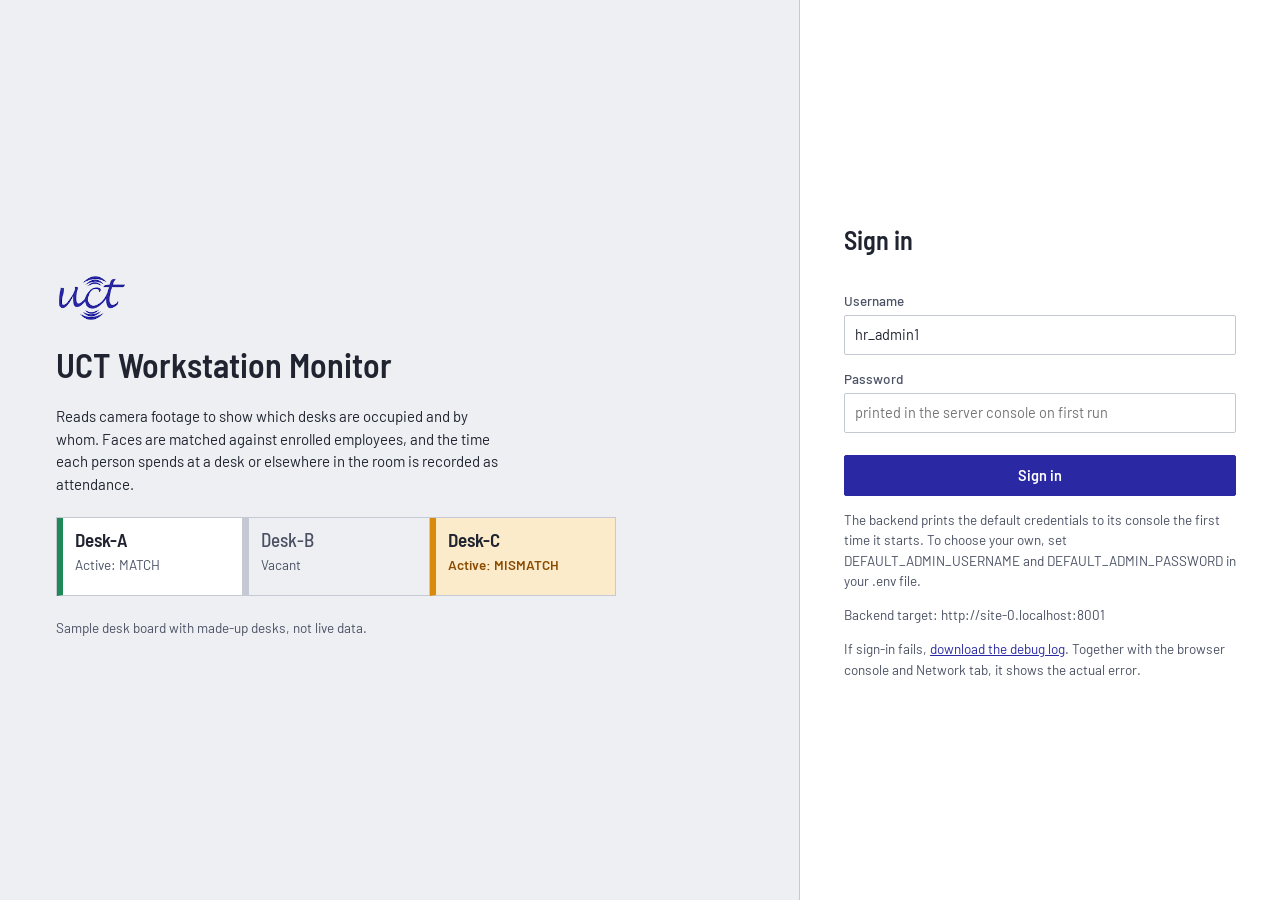
<file: frontend/index.html>
<!DOCTYPE html>
<html lang="en">
<head>
<meta charset="UTF-8">
<title>UCT Workstation Monitor</title>
</head>
<body>
<script>
  // Deliberately minimal and dependency-free: just picks the right first
  // destination synchronously and gets out of the way. It does NOT
  // validate the token against the backend -- dashboard.html does that
  // itself on load (see js/dashboard.page.js:restoreSession), so this
  // avoids a redundant network round trip on every visit.
  //
  // NOTE: this key must stay in sync with SESSION_TOKEN_KEY in
  // js/api.js. It's duplicated here (rather than loading api.js just for
  // one constant) to keep this redirect instant.
  var hasStoredToken = !!sessionStorage.getItem('uct_session_token_v1');
  window.location.replace(hasStoredToken ? 'dashboard.html' : 'login.html');
</script>
<noscript>JavaScript is required. Please <a href="login.html">sign in</a>.</noscript>
</body>
</html>
</file>
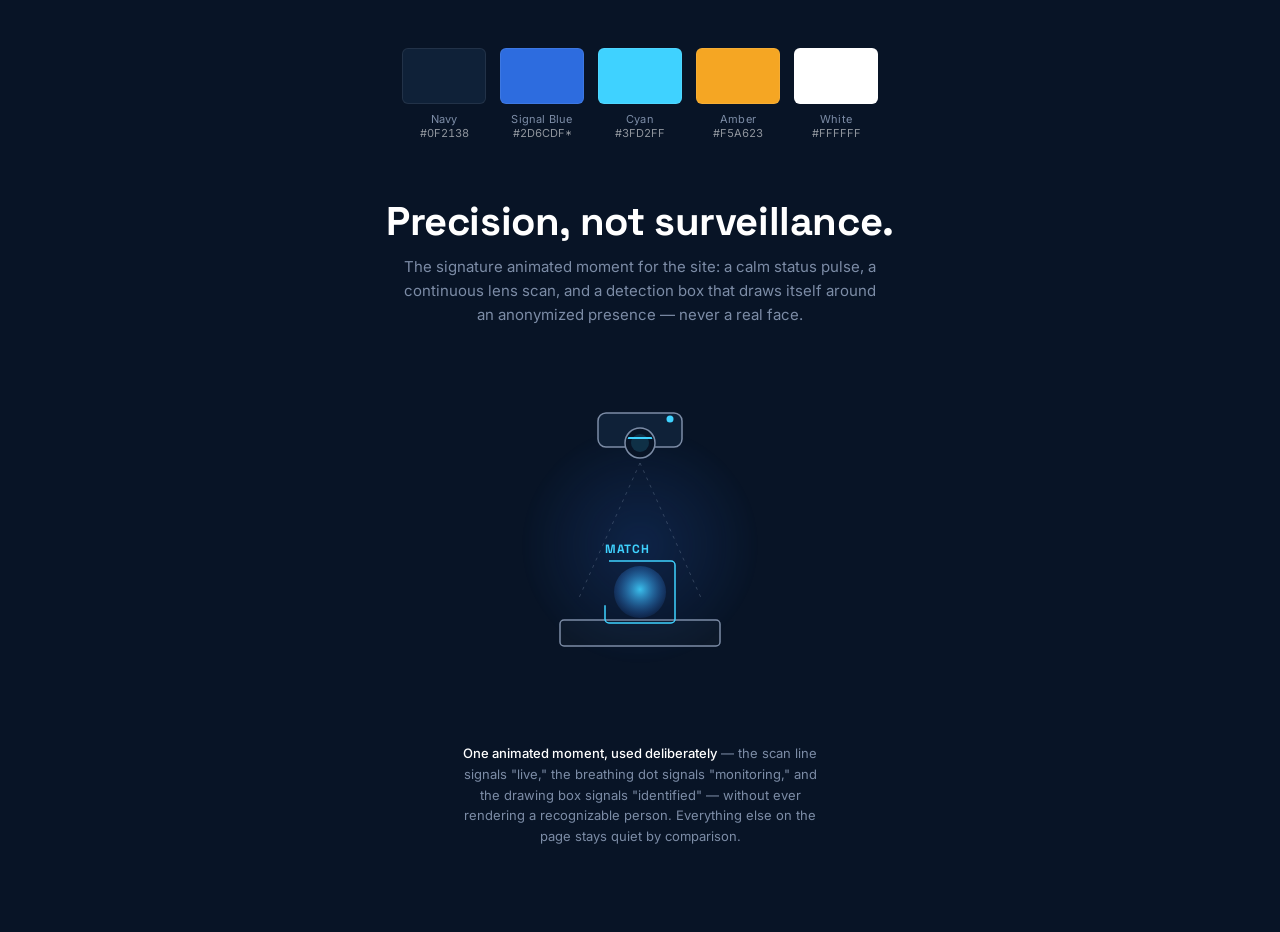
<file: docs/camera-demo.html>
<!DOCTYPE html>
<html lang="en">
<head>
<meta charset="UTF-8">
<title>Animated Camera Element — Color &amp; Motion Demo</title>
<link rel="preconnect" href="https://fonts.googleapis.com">
<link href="https://fonts.googleapis.com/css2?family=Space+Grotesk:wght@500;700&family=Inter:wght@400;500&display=swap" rel="stylesheet">
<style>
  :root{
    --navy: #0F2138;
    --navy-deep: #081426;
    --blue: #2D6CDF;
    --cyan: #3FD2FF;
    --amber: #F5A623;
    --white: #FFFFFF;
    --slate: #7C8CA6;
  }
  *{ box-sizing: border-box; }
  body{
    margin:0;
    background: var(--navy-deep);
    background-image:
      linear-gradient(var(--navy-deep), var(--navy-deep)),
      repeating-linear-gradient(0deg, rgba(63,210,255,0.035) 0px, rgba(63,210,255,0.035) 1px, transparent 1px, transparent 48px),
      repeating-linear-gradient(90deg, rgba(63,210,255,0.035) 0px, rgba(63,210,255,0.035) 1px, transparent 1px, transparent 48px);
    font-family: 'Inter', sans-serif;
    color: var(--white);
    min-height: 100vh;
    display:flex;
    flex-direction:column;
    align-items:center;
    padding: 48px 24px 72px;
  }

  .palette{
    display:flex;
    gap:14px;
    margin-bottom: 56px;
  }
  .swatch{
    width: 84px;
    text-align:center;
  }
  .swatch .chip{
    width: 84px;
    height: 56px;
    border-radius: 6px;
    border: 1px solid rgba(255,255,255,0.08);
  }
  .swatch .label{
    font-size: 11px;
    color: var(--slate);
    margin-top: 8px;
    letter-spacing: 0.02em;
  }
  .swatch .hex{
    font-size: 11px;
    color: rgba(255,255,255,0.55);
    font-variant-numeric: tabular-nums;
  }

  h1{
    font-family:'Space Grotesk', sans-serif;
    font-weight: 700;
    font-size: clamp(28px, 4vw, 40px);
    margin: 0 0 8px;
    text-align:center;
    letter-spacing: -0.01em;
  }
  p.sub{
    color: var(--slate);
    max-width: 480px;
    text-align:center;
    line-height:1.6;
    margin: 0 0 48px;
    font-size:15px;
  }

  .scene-wrap{
    position:relative;
    width: 320px;
    height: 340px;
    display:flex;
    align-items:center;
    justify-content:center;
  }

  .glow{
    position:absolute;
    width: 240px;
    height: 240px;
    border-radius:50%;
    background: radial-gradient(circle, rgba(45,108,223,0.18), transparent 70%);
    filter: blur(2px);
  }

  svg{ position:relative; z-index:1; overflow: visible; }

  /* --- camera body --- */
  .cam-body{ fill: var(--navy); stroke: var(--slate); stroke-width: 1.5; }
  .lens-outer{ fill: var(--navy-deep); stroke: var(--slate); stroke-width: 1.5; }
  .lens-inner{ fill: rgba(63,210,255,0.15); }

  .status-dot{
    fill: var(--cyan);
    animation: breathe 2.2s ease-in-out infinite;
    transform-origin: center;
  }
  @keyframes breathe{
    0%, 100% { opacity: 0.45; transform: scale(0.85); }
    50%      { opacity: 1;    transform: scale(1.15); }
  }

  /* --- lens scan line, continuous, independent of the detection cycle --- */
  .scan-clip{ }
  .scan-line{
    animation: scan 2.6s linear infinite;
  }
  @keyframes scan{
    0%   { transform: translateY(-16px); opacity: 0; }
    15%  { opacity: 0.9; }
    85%  { opacity: 0.9; }
    100% { transform: translateY(16px); opacity: 0; }
  }

  /* --- view cone --- */
  .cone{
    stroke: var(--slate);
    stroke-width: 1;
    stroke-dasharray: 3 5;
    fill: none;
    opacity: 0.35;
  }

  /* --- desk --- */
  .desk{
    fill: rgba(255,255,255,0.02);
    stroke: var(--slate);
    stroke-width: 1.5;
  }

  /* --- presence blob (anonymized, never a face) --- */
  .presence{
    fill: url(#presenceGradient);
    animation: presence-fade 6s ease-in-out infinite;
  }
  @keyframes presence-fade{
    0%, 100% { opacity: 0.55; }
    20%      { opacity: 0.85; }
    55%      { opacity: 0.85; }
    70%      { opacity: 0.55; }
  }

  /* --- bounding box detection cycle --- */
  .bbox{
    fill: none;
    stroke: var(--cyan);
    stroke-width: 1.5;
    stroke-dasharray: 210;
    animation: detect-cycle 6s ease-in-out infinite;
  }
  @keyframes detect-cycle{
    0%   { stroke-dashoffset: 210; opacity: 0; }
    10%  { opacity: 1; }
    28%  { stroke-dashoffset: 0;   opacity: 1; }
    62%  { stroke-dashoffset: 0;   opacity: 1; }
    78%  { opacity: 0; stroke-dashoffset: 0; }
    100% { opacity: 0; stroke-dashoffset: 210; }
  }

  .match-label{
    font-family: 'Space Grotesk', sans-serif;
    font-size: 12px;
    font-weight: 700;
    fill: var(--cyan);
    letter-spacing: 0.06em;
    animation: label-cycle 6s ease-in-out infinite;
  }
  @keyframes label-cycle{
    0%, 26%  { opacity: 0; transform: translateY(4px); }
    32%      { opacity: 1; transform: translateY(0); }
    62%      { opacity: 1; transform: translateY(0); }
    72%, 100%{ opacity: 0; transform: translateY(4px); }
  }

  .caption{
    margin-top: 28px;
    font-size: 13px;
    color: var(--slate);
    text-align:center;
    max-width: 360px;
    line-height: 1.6;
  }
  .caption strong{ color: var(--white); font-weight: 500; }
</style>
</head>
<body>

  <div class="palette">
    <div class="swatch"><div class="chip" style="background:#0F2138"></div><div class="label">Navy</div><div class="hex">#0F2138</div></div>
    <div class="swatch"><div class="chip" style="background:#2D6CDF"></div><div class="label">Signal Blue</div><div class="hex">#2D6CDF*</div></div>
    <div class="swatch"><div class="chip" style="background:#3FD2FF"></div><div class="label">Cyan</div><div class="hex">#3FD2FF</div></div>
    <div class="swatch"><div class="chip" style="background:#F5A623"></div><div class="label">Amber</div><div class="hex">#F5A623</div></div>
    <div class="swatch"><div class="chip" style="background:#FFFFFF"></div><div class="label">White</div><div class="hex">#FFFFFF</div></div>
  </div>

  <h1>Precision, not surveillance.</h1>
  <p class="sub">The signature animated moment for the site: a calm status pulse, a continuous lens scan, and a detection box that draws itself around an anonymized presence — never a real face.</p>

  <div class="scene-wrap">
    <div class="glow"></div>
    <svg width="300" height="320" viewBox="0 0 300 320">
      <defs>
        <radialGradient id="presenceGradient" cx="50%" cy="45%" r="60%">
          <stop offset="0%" stop-color="#3FD2FF" stop-opacity="0.9"/>
          <stop offset="100%" stop-color="#2D6CDF" stop-opacity="0.05"/>
        </radialGradient>
        <clipPath id="lensClip">
          <circle cx="150" cy="58" r="13"/>
        </clipPath>
      </defs>

      <!-- view cone -->
      <path class="cone" d="M150,78 L88,215 M150,78 L212,215"/>

      <!-- camera body -->
      <rect class="cam-body" x="108" y="28" width="84" height="34" rx="8"/>
      <circle class="lens-outer" cx="150" cy="58" r="15"/>
      <circle class="lens-inner" cx="150" cy="58" r="9"/>
      <circle class="status-dot" cx="180" cy="34" r="3.5"/>

      <g clip-path="url(#lensClip)">
        <rect class="scan-line" x="137" y="52" width="26" height="2" fill="#3FD2FF"/>
      </g>

      <!-- desk -->
      <rect class="desk" x="70" y="235" width="160" height="26" rx="4"/>

      <!-- anonymized presence -->
      <circle class="presence" cx="150" cy="207" r="26"/>

      <!-- detection bounding box -->
      <rect class="bbox" x="115" y="176" width="70" height="62" rx="4"/>
      <text class="match-label" x="115" y="168">MATCH</text>
    </svg>
  </div>

  <p class="caption">
    <strong>One animated moment, used deliberately</strong> — the scan line signals "live," the breathing dot signals "monitoring," and the drawing box signals "identified" — without ever rendering a recognizable person. Everything else on the page stays quiet by comparison.
  </p>

</body>
</html>
</file>
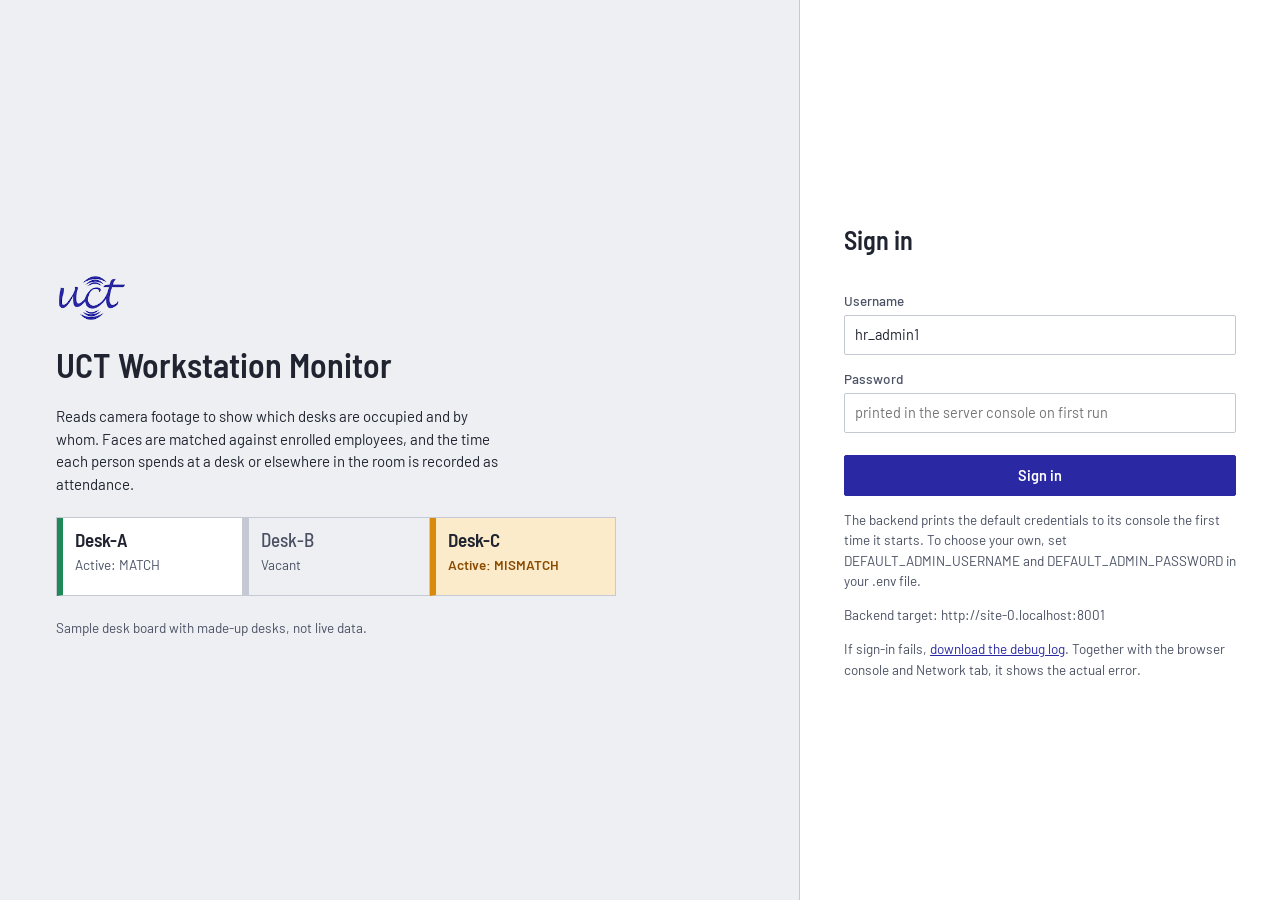
<file: frontend/dashboard.html>
<!DOCTYPE html>
<html lang="en">
<head>
<meta charset="UTF-8">
<meta name="viewport" content="width=device-width, initial-scale=1.0">
<meta name="robots" content="noindex">
<title>UCT Workstation Monitor</title>
<link rel="icon" href="assets/logo.png">
<link rel="preload" href="fonts/barlow-latin-400-normal.woff2" as="font" type="font/woff2" crossorigin>
<link rel="stylesheet" href="css/base.css">
<link rel="stylesheet" href="css/dashboard.css">
</head>
<body>

<header class="topbar">
  <img class="brand-logo" src="assets/logo.png" alt="UCT" onerror="this.style.display='none'">
  <h1>UCT Workstation Monitor</h1>
  <div class="org-field">
    <label for="globalOrgId">Org ID</label>
    <input id="globalOrgId" value="1" onchange="loadIdentityStatus(); loadWorkstations(); loadEmployees();">
  </div>
  <div class="session">
    <span id="whoAmI"></span>
    <span id="backendStatus" role="status">connecting…</span>
    <a href="#" onclick="downloadAppLog(); return false;">Download debug log</a>
  </div>
  <button class="secondary" onclick="logout()">Sign out</button>
</header>

<div class="shell">
<nav class="side" aria-label="Sections">
  <p class="nav-group">Monitor</p>
  <button class="active" data-tab="dashboard" aria-current="page" onclick="showTab('dashboard')">Dashboard</button>
  <button data-tab="attendance" onclick="showTab('attendance')">Attendance</button>
  <p class="nav-group">Set up</p>
  <button data-tab="workstations" onclick="showTab('workstations')">Workstations</button>
  <button data-tab="employees" onclick="showTab('employees'); loadDeclaredDistances();">Employees</button>
  <p class="nav-group">Try it on footage</p>
  <button data-tab="livestream" onclick="showTab('livestream')">Live Stream</button>
  <button data-tab="videoanalysis" onclick="showTab('videoanalysis'); loadAnalysisHistory();">Video Analysis</button>
  <button data-tab="detect" onclick="showTab('detect')">Try Detection</button>
</nav>

<main class="content">
  <!-- DASHBOARD -->
  <section id="tab-dashboard">
    <div class="card">
      <h2>Desk status</h2>
      <p class="hint">Every desk on this camera. MATCH means the person at the desk is the one assigned to it. MISMATCH means someone else is there. UNKNOWN means a face was seen but not matched with confidence. Vacant desks are shown recessed.</p>
      <div class="row narrow">
        <div><label for="dashCamId">Camera ID</label><input id="dashCamId" value="101" onchange="loadIdentityStatus()"></div>
      </div>
      <div id="statusMsg" aria-live="polite"></div>
      <div id="statusGrid" class="status-grid"></div>
      <button class="secondary" onclick="loadIdentityStatus()">Refresh</button>
    </div>
    <div class="card">
      <h2>Desk detail</h2>
      <table>
        <thead><tr><th>Workstation</th><th>Occupancy</th><th>Assigned</th><th>Detected</th><th>Status</th><th>Similarity</th></tr></thead>
        <tbody id="statusTable"></tbody>
      </table>
      <button class="secondary" onclick="loadIdentityStatus()">Refresh</button>
    </div>
  </section>

  <!-- WORKSTATIONS -->
  <section id="tab-workstations" style="display:none">
    <div class="card">
      <h2>Draw a workstation region</h2>
      <p class="hint">Upload a snapshot from the camera, then drag a rectangle over the desk. The region is saved as fractions of the frame (0 to 1), so it still fits if the camera resolution changes.</p>
      <input type="file" id="roiImageInput" accept="image/*" onchange="loadRoiImage(event)" aria-label="Camera snapshot">
      <canvas id="roiCanvas" width="640" height="400" aria-label="Camera snapshot. Drag to draw a desk region."></canvas>
      <div class="row">
        <div><label for="roiCamId">Camera ID</label><input id="roiCamId" value="101"></div>
        <div><label for="roiName">Workstation name</label><input id="roiName" placeholder="Desk-A"></div>
      </div>
      <div id="roiCoordsPreview" class="hint"></div>
      <button class="primary" onclick="saveWorkstation()">Save workstation</button>
      <div id="roiMsg" aria-live="polite"></div>
    </div>

    <div class="card">
      <h2>Saved workstations</h2>
      <table>
        <thead><tr><th>Name</th><th>Region (x1, y1, x2, y2)</th></tr></thead>
        <tbody id="workstationsTable"></tbody>
      </table>
      <button class="secondary" onclick="loadWorkstations()">Refresh</button>
    </div>

    <div class="card">
      <h2>Assign an employee to a workstation</h2>
      <div class="row">
        <div><label for="assignWsName">Workstation name</label><input id="assignWsName" placeholder="Desk-A"></div>
        <div><label for="assignEmpId">Employee ID</label><input id="assignEmpId" placeholder="EMP-1001"></div>
      </div>
      <button class="primary" onclick="assignEmployee()">Assign</button>
      <div id="assignMsg" aria-live="polite"></div>
    </div>
  </section>

  <!-- EMPLOYEES -->
  <section id="tab-employees" style="display:none">
    <div class="card">
      <h2>Enroll an employee</h2>
      <p class="hint">Submit one photo per view: front, left, right and top. Four submissions complete one employee's face gallery.</p>
      <div class="row">
        <div><label for="enrollId">Employee ID</label><input id="enrollId" placeholder="EMP-1001"></div>
        <div><label for="enrollName">Name</label><input id="enrollName" placeholder="Jane Doe"></div>
        <div><label for="enrollView">View</label>
          <select id="enrollView"><option>front</option><option>left</option><option>right</option><option>top</option></select>
        </div>
      </div>
      <label for="enrollPhoto">Photo</label>
      <input type="file" id="enrollPhoto" accept="image/*">
      <button class="primary" onclick="enrollEmployee()">Enroll this view</button>
      <div id="enrollMsg" aria-live="polite"></div>
    </div>

    <div class="card">
      <h2>Enroll from a dataset zip</h2>
      <p class="hint">Use this for photos taken at several distances, such as a calibration shoot. Upload one zip per employee. Every view at the closest distance is enrolled straight away, and the zip is kept so Train model can use all the distances.</p>
      <div id="zipDistancesWrap"></div>
      <div class="row">
        <div><label for="zipEmpId">Employee ID</label><input id="zipEmpId" placeholder="EMP-1001"></div>
        <div><label for="zipEmpName">Name</label><input id="zipEmpName" placeholder="Jane Doe"></div>
        <div><label for="zipEmpDept">Department</label><input id="zipEmpDept" placeholder="e.g. Engineering"></div>
      </div>
      <label for="zipEmpFile">Employee's zip file</label>
      <input type="file" id="zipEmpFile" accept=".zip">
      <p class="hint">Folder layout inside the zip. The folder name can be anything, because the employee is matched by the ID entered above.</p>
      <pre id="zipExample">your-upload.zip
└── &lt;any-folder-name&gt;/
    ├── depth_000.50m/
    │   ├── front.jpg
    │   ├── left.jpg
    │   ├── right.jpg
    │   └── top.jpg
    ├── depth_001m/
    │   └── ... same 4 files
    └── depth_002m/
        └── ... same 4 files</pre>
      <button class="primary" onclick="enrollEmployeeFromZip()">Enroll this employee</button>
      <div id="zipEnrollMsg" aria-live="polite"></div>
    </div>

    <div class="card">
      <h2>Enroll from a live RTSP camera</h2>
      <p class="hint">Enter the employee's details, connect to an RTSP camera (or a server-side video file path, for testing) to see it live on this page, then capture each view at each distance directly from the feed instead of uploading photos. Uses the same distance set as "Enroll from a dataset zip" above, and the same "Train model" button below picks these captures up too.</p>

      <div class="row">
        <div><label for="rtspEmpId">Employee ID</label><input id="rtspEmpId" placeholder="EMP-1001"></div>
        <div><label for="rtspEmpName">Name</label><input id="rtspEmpName" placeholder="Jane Doe"></div>
        <div><label for="rtspEmpDept">Department</label><input id="rtspEmpDept" placeholder="e.g. Engineering"></div>
      </div>

      <div class="row">
        <div><label for="rtspEnrollSource">RTSP URL (or server-side file path)</label><input id="rtspEnrollSource" placeholder="rtsp://user:pass@camera-host/stream"></div>
      </div>
      <button class="primary" id="rtspConnectBtn" onclick="connectRtspEnrollment()">Connect &amp; preview</button>
      <button class="secondary" id="rtspDisconnectBtn" onclick="disconnectRtspEnrollment()" style="display:none">Disconnect</button>
      <div id="rtspConnectMsg" aria-live="polite"></div>

      <div style="display:flex;gap:20px;flex-wrap:wrap;margin-top:10px">
        <!-- Left: stream + capture controls. Always visible, right below
             the form -- not gated behind a successful connect, so a
             failed/pending connection is obvious here instead of the page
             looking like nothing happened. -->
        <div style="flex:2;min-width:320px">
          <img id="rtspPreviewImg" class="live-preview" alt="">
          <div id="rtspPreviewMsg" class="hint">Not connected yet. Fill in the employee details and an RTSP URL above, then click "Connect &amp; preview".</div>

          <div id="rtspEnrollPanel" style="display:none">
            <div id="rtspDistancesWrap"></div>

            <div class="row">
              <div>
                <label for="rtspDistance">Step 1 — Distance</label>
                <select id="rtspDistance" onchange="_updateRtspInstruction()"></select>
              </div>
              <div>
                <label for="rtspView">Step 2 — View / pose</label>
                <select id="rtspView" onchange="_updateRtspInstruction()">
                  <option value="front">front — look straight at the camera</option>
                  <option value="left">left — turn to show the left side of the face</option>
                  <option value="right">right — turn to show the right side of the face</option>
                  <option value="top">top — tilt the chin down slightly</option>
                </select>
              </div>
            </div>

            <div class="notice" id="rtspCaptureInstruction">Choose a distance above to begin.</div>

            <label style="display:flex;align-items:center;gap:6px;font-weight:normal;margin:8px 0">
              <input type="checkbox" id="rtspForceNoFace"> Save this capture even if no face is detected in it
            </label>

            <button class="primary" onclick="startRtspCapture()">Capture this view &amp; distance</button>
            <div id="rtspCaptureMsg" aria-live="polite"></div>

            <!-- Every capture goes through this review step before it's
                 saved: freezes the current frame, pre-fills the crop box
                 from automatic detection when one was found (a default
                 centered box otherwise), and lets the admin drag/resize it
                 by hand -- so a bad auto-crop can be fixed, and a frame
                 automatic detection can't handle at all can still be
                 cropped manually, before anything is written to disk. -->
            <div id="rtspCropEditor" style="display:none;margin-top:10px">
              <p class="hint">Is this crop OK, or does it need adjusting? Drag inside the box to move it, or drag a corner to resize it, so it tightly frames the face. Then confirm.</p>
              <canvas id="rtspCropCanvas" style="max-width:100%;border:1px solid var(--rule);cursor:crosshair;touch-action:none"></canvas>
              <div style="margin-top:8px">
                <button class="primary" onclick="confirmManualCropRtsp()">✓ Looks good — save</button>
                <button class="secondary" onclick="cancelManualCropRtsp()">✕ Discard</button>
              </div>
            </div>
          </div>
        </div>

        <!-- Right: distance-wise gallery of what's been captured so far
             for the employee currently connected. -->
        <div style="flex:1;min-width:220px">
          <h3 style="margin-top:0">Captured photos</h3>
          <div id="rtspCapturedGallery" class="hint">Nothing captured yet.</div>
        </div>
      </div>
    </div>

    <div class="card">
      <h2>Train model</h2>
      <p class="hint">Fits the distance-matching curve (near_k and near_sigma0) from every employee enrolled by zip who has two or more distances. Safe to run again, for example after enrolling more people.</p>
      <button class="primary" onclick="runCalibrationAll()">Train model</button>
      <div id="trainMsg" aria-live="polite"></div>
    </div>

    <div class="card">
      <h2>Enrolled employees</h2>
      <table>
        <thead><tr><th>Employee ID</th><th>Name</th><th>Department</th><th>Active</th></tr></thead>
        <tbody id="employeesTable"></tbody>
      </table>
      <button class="secondary" onclick="loadEmployees()">Refresh</button>
    </div>

    <div class="card">
      <h2>Face recognition readiness check</h2>
      <p class="hint">Checks that every active employee has all four views enrolled with a working face embedding, and that every saved workstation has someone assigned. An unassigned workstation shows even a correct detection as MISMATCH.</p>
      <button class="primary" onclick="runReadinessCheck()">Run readiness check</button>
      <div id="readinessMsg" class="hint" aria-live="polite"></div>
      <div id="readinessResults" style="display:none">
        <h3>Employees</h3>
        <table>
          <thead><tr><th>Employee</th><th>Views enrolled</th><th>Missing</th><th>Null embedding</th><th>Ready</th></tr></thead>
          <tbody id="readinessEmployeesTable"></tbody>
        </table>
        <h3>Workstations</h3>
        <table>
          <thead><tr><th>Camera</th><th>Workstation</th><th>Assigned to</th></tr></thead>
          <tbody id="readinessWorkstationsTable"></tbody>
        </table>
      </div>
    </div>
  </section>

  <!-- TRY DETECTION -->
  <section id="tab-detect" style="display:none">
    <div class="card">
      <h2>Run detection on one photo</h2>
      <p class="hint">Uploads a still image, finds people with YOLO inside the saved region of the workstation you name, then tries to match the face against enrolled employees. It stands in for what a live camera frame would trigger.</p>
      <div class="row">
        <div><label for="detCamId">Camera ID</label><input id="detCamId" value="101"></div>
        <div><label for="detWsName">Workstation name</label><input id="detWsName" placeholder="Desk-A"></div>
      </div>
      <label for="detFrame">Photo</label>
      <input type="file" id="detFrame" accept="image/*">
      <button class="primary" onclick="runDetection()">Run detection</button>
      <div id="detResult" aria-live="polite"></div>
    </div>
  </section>

  <!-- LIVE STREAM -->
  <section id="tab-livestream" style="display:none">
    <div class="card">
      <h2>Start a stream</h2>
      <p class="hint">Point the server at an RTSP URL, or at a video file path on the server (not a file from this browser). Occupancy is checked on every frame. A face is identified when a desk goes from vacant to occupied, then again every 60 seconds, or every 5 seconds while the last result was UNKNOWN. To try it without a camera, use <code>../sample_data/demo-camera-feed.mp4</code>.</p>
      <div class="row">
        <div><label for="streamSource">Source (RTSP URL or server-side file path)</label><input id="streamSource" value="../sample_data/demo-camera-feed.mp4"></div>
      </div>
      <div class="row">
        <div><label for="streamCamId">Camera ID</label><input id="streamCamId" value="101"></div>
        <div><label for="streamMaxFrames">Max frames (blank = unlimited)</label><input id="streamMaxFrames" placeholder="e.g. 20"></div>
      </div>
      <button class="primary" onclick="startStream()">Start stream</button>
      <div id="streamMsg" aria-live="polite"></div>
    </div>

    <div class="card">
      <h2>Live preview</h2>
      <p class="hint">The camera frame with detection boxes and identity status drawn on it, updating while a stream runs.</p>
      <img id="livePreviewImg" class="live-preview" alt="">
      <div id="livePreviewMsg" class="hint">No frames yet. Start a stream above.</div>
    </div>

    <div class="card">
      <h2>Active streams</h2>
      <table>
        <thead><tr><th>Stream ID</th><th>Source</th><th>Alive</th><th>Frames processed</th><th>Opened OK</th><th></th></tr></thead>
        <tbody id="streamsTable"></tbody>
      </table>
      <button class="secondary" onclick="loadStreams()">Refresh</button>
    </div>
  </section>

  <!-- VIDEO ANALYSIS -->
  <section id="tab-videoanalysis" style="display:none">
    <div class="card">
      <h2>Upload a video for analysis</h2>
      <p class="hint">Runs a recorded video through the same detection pipeline as a live camera. Results are written to separate simulated attendance tables, so they never mix with real attendance.</p>
      <label for="videoFileInput">Video file</label>
      <input type="file" id="videoFileInput" accept="video/*" onchange="onVideoFileSelected(event)">
      <div id="hashCheckMsg" class="hint" aria-live="polite"></div>

      <div class="notice" id="duplicateFoundCard" style="display:none">
        <b>This video is already uploaded</b>
        <p class="hint">Matched by file content, not filename, so uploading it again would only use up storage.</p>
        <p id="duplicateFoundDetails"></p>
        <button class="primary" onclick="useExistingVideo()">Use this video</button>
        <button class="secondary" onclick="dismissDuplicateAndUploadAnyway()">Upload as new anyway</button>
      </div>

      <div class="progress-outer" id="uploadProgressWrap" style="display:none">
        <div class="progress-inner" id="uploadProgressBar"><span id="uploadProgressLabel">0%</span></div>
      </div>
      <div id="uploadMsg" aria-live="polite"></div>

      <div id="analysisDefaults" style="display:none">
        <p class="hint">Optional. Change these, or leave them blank and a demo workstation covering the whole frame is created for you.</p>
        <div class="row">
          <div><label for="vaOrgId">Org ID</label><input id="vaOrgId" placeholder="default: 1" oninput="previewVideoRoi()"></div>
          <div><label for="vaCamId">Camera ID</label><input id="vaCamId" placeholder="assigned per video" oninput="previewVideoRoi()"></div>
          <div><label for="vaUserId">User ID</label><input id="vaUserId" placeholder="default: 1"></div>
        </div>
        <div id="vaRoiPreview" class="hint"></div>
        <button class="primary" id="runAnalysisBtn" onclick="runAiAnalysis()" style="display:none">Run analysis</button>
      </div>
    </div>

    <div class="card" id="vaDownloadsCard" style="display:none">
      <h2>Diagnostics</h2>
      <p class="hint"><b>Run this first.</b> It samples frames across the whole video, runs detection on each, and reports what was found and how long a full annotated render will take on this server. It takes seconds.</p>
      <div class="row narrow">
        <div><label for="diagSamples">Samples</label><input id="diagSamples" value="8"></div>
      </div>
      <button class="secondary" onclick="runDiagnostics()">Run diagnostics</button>
      <div id="diagMsg" class="hint" aria-live="polite"></div>
      <div id="diagResults" style="display:none">
        <table>
          <tr><td>Frames sampled</td><td id="diagFramesSampled"></td></tr>
          <tr><td>Video</td><td id="diagVideoInfo"></td></tr>
          <tr><td>Frames with at least one person</td><td id="diagFramesWithPerson"></td></tr>
          <tr><td>Detection confidence (min / mean / max)</td><td id="diagConfidence"></td></tr>
          <tr><td>Occupancy hits by workstation</td><td id="diagOccupancy"></td></tr>
          <tr><td>Measured YOLO time per call (this server)</td><td id="diagYoloTime"></td></tr>
          <tr><td>Estimated full annotate time</td><td id="diagEstimate"></td></tr>
        </table>
      </div>

      <h2 style="margin-top:32px">Downloads</h2>

      <h3>Raw clip</h3>
      <p class="hint">The first N seconds of the uploaded file, with no detection. Fast, and useful for reviewing footage.</p>
      <div class="row narrow">
        <div><label for="clipSeconds">Seconds</label><input id="clipSeconds" value="300"></div>
      </div>
      <button class="secondary" onclick="downloadClip()">Download clip</button>
      <div id="clipMsg" class="hint" aria-live="polite"></div>

      <h3>Annotated video</h3>
      <p class="hint">Draws region boxes, detected people and occupancy and identity status onto the video. CPU inference is slow (see the estimate above), so the request stays open until it finishes. Keep this tab open while it runs.</p>
      <div class="row">
        <div><label for="annotateSeconds">Seconds to process (max 600)</label><input id="annotateSeconds" value="60"></div>
        <div><label for="annotateEveryN">Run detection every N frames</label><input id="annotateEveryN" value="3"></div>
      </div>
      <button class="secondary" onclick="downloadAnnotated()">Generate and download annotated video</button>
      <div id="annotateMsg" class="hint" aria-live="polite"></div>
    </div>

    <div class="card" id="analysisResultsCard" style="display:none">
      <h2>Live analysis results</h2>
      <div id="analysisStatusMsg" class="hint" aria-live="polite"></div>
      <img id="vaLivePreviewImg" class="live-preview" alt="">
      <div class="progress-outer" id="analysisProgressWrap">
        <div class="progress-inner" id="analysisProgressBar"><span id="analysisProgressLabel">0%</span></div>
      </div>
      <p class="hint">Showing the latest <span id="analysisEventCap">300</span> events. Older ones drop off this list but stay in the database.</p>
      <div class="event-log" id="analysisEventLog"></div>
    </div>

    <div class="card">
      <h2>Past analysis runs</h2>
      <p class="hint">Which video ran, when, and on which org and camera. View opens a completed run's results in Attendance, using the simulated data.</p>
      <div id="historyMsg" aria-live="polite"></div>
      <table>
        <thead><tr><th>Video</th><th>Org / Cam</th><th>Started</th><th>Status</th><th>Frames</th><th></th></tr></thead>
        <tbody id="historyTable"></tbody>
      </table>
      <button class="secondary" onclick="loadAnalysisHistory()">Refresh</button>
    </div>
  </section>

  <!-- ATTENDANCE -->
  <section id="tab-attendance" style="display:none">
    <div class="card">
      <h2>Who's here now</h2>
      <p class="hint">Everyone currently PRESENT or ON_BREAK on this org's live cameras. Video Analysis runs are never included.</p>
      <div id="liveNowMsg" aria-live="polite"></div>
      <div id="liveNowGrid" class="status-grid"></div>
      <button class="secondary" onclick="loadLiveNow()">Refresh</button>
    </div>

    <div class="card">
      <h2>Employee stats</h2>
      <div class="row">
        <div><label for="statsSource">Data source</label>
          <select id="statsSource" onchange="loadEmployeeStats()">
            <option value="real">Real (live)</option>
            <option value="simulated">Simulated (Video Analysis)</option>
          </select>
        </div>
        <div><label for="statsEmpId">Employee ID</label><input id="statsEmpId" placeholder="EMP-1001"></div>
        <div><label for="statsFrom">From date</label><input id="statsFrom" type="date"></div>
        <div><label for="statsTo">To date</label><input id="statsTo" type="date"></div>
      </div>
      <button class="primary" onclick="loadEmployeeStats()">Search</button>
      <div id="statsMsg" aria-live="polite"></div>
      <div id="statsSummary"></div>
      <table>
        <thead><tr><th>Date</th><th>Sign-in</th><th>Sign-out</th><th>Status</th><th>Hours present</th><th>Classification</th></tr></thead>
        <tbody id="statsReportTable"></tbody>
      </table>
      <p class="hint">Select a row to load that date's timeline below.</p>
    </div>

    <div class="card">
      <h2>Daily timeline</h2>
      <p class="hint">Time at a desk, time in the room away from a desk, and stretches with nothing recorded, for one date. The bar runs from the first to the last recorded segment of that day. Uses the data source chosen above.</p>
      <div class="row narrow">
        <div><label for="timelineDate">Date</label><input id="timelineDate" type="date"></div>
      </div>
      <button class="secondary" onclick="loadDailyTimeline()">Load timeline</button>
      <div id="timelineMsg" aria-live="polite"></div>
      <div id="timelineBar" class="timeline-bar" role="img" aria-label="Timeline of the selected day"></div>
      <div id="timelineLegend" class="timeline-legend"></div>
      <div id="utilizationStat"></div>
    </div>

    <div class="card">
      <h2>Record a detection by hand</h2>
      <p class="hint">The stream worker does this automatically whenever it confirms an employee on camera. This form lets you try sign-in and sign-out without a live pipeline.</p>
      <div class="row">
        <div><label for="attEmpId">Employee ID</label><input id="attEmpId" placeholder="EMP-1001"></div>
        <div><label for="attLocation">Location label</label><input id="attLocation" placeholder="Desk-A"></div>
      </div>
      <button class="primary" onclick="recordDetection()">Record detection now</button>
      <div id="attMsg" aria-live="polite"></div>
    </div>

    <div class="card">
      <h2>Today's status for one employee</h2>
      <div class="row narrow">
        <div><label for="attCheckEmpId">Employee ID</label><input id="attCheckEmpId" placeholder="EMP-1001"></div>
      </div>
      <button class="secondary" onclick="checkToday()">Check</button>
      <div id="attToday"></div>
    </div>
  </section>
</main>
</div>

<!-- ?v= busts browser caching of these files across edits -- without it,
     a browser can end up running an old cached .js file alongside a
     freshly-loaded dashboard.html, which throws confusing "Cannot set
     properties of null" errors when the two reference different element
     IDs. Bump this value whenever any of these files change. -->
<script src="js/log.js?v=20260930d"></script>
<script src="js/api.js?v=20260930d"></script>
<script src="js/tabs/dashboard.js?v=20260930d"></script>
<script src="js/tabs/workstations.js?v=20260930d"></script>
<script src="js/tabs/employees.js?v=20260930d"></script>
<script src="js/tabs/detect.js?v=20260930d"></script>
<script src="js/tabs/livestream.js?v=20260930d"></script>
<script src="js/tabs/videoanalysis.js?v=20260930d"></script>
<script src="js/tabs/attendance.js?v=20260930d"></script>
<script src="js/dashboard.page.js?v=20260930d"></script>
</body>
</html>
</file>
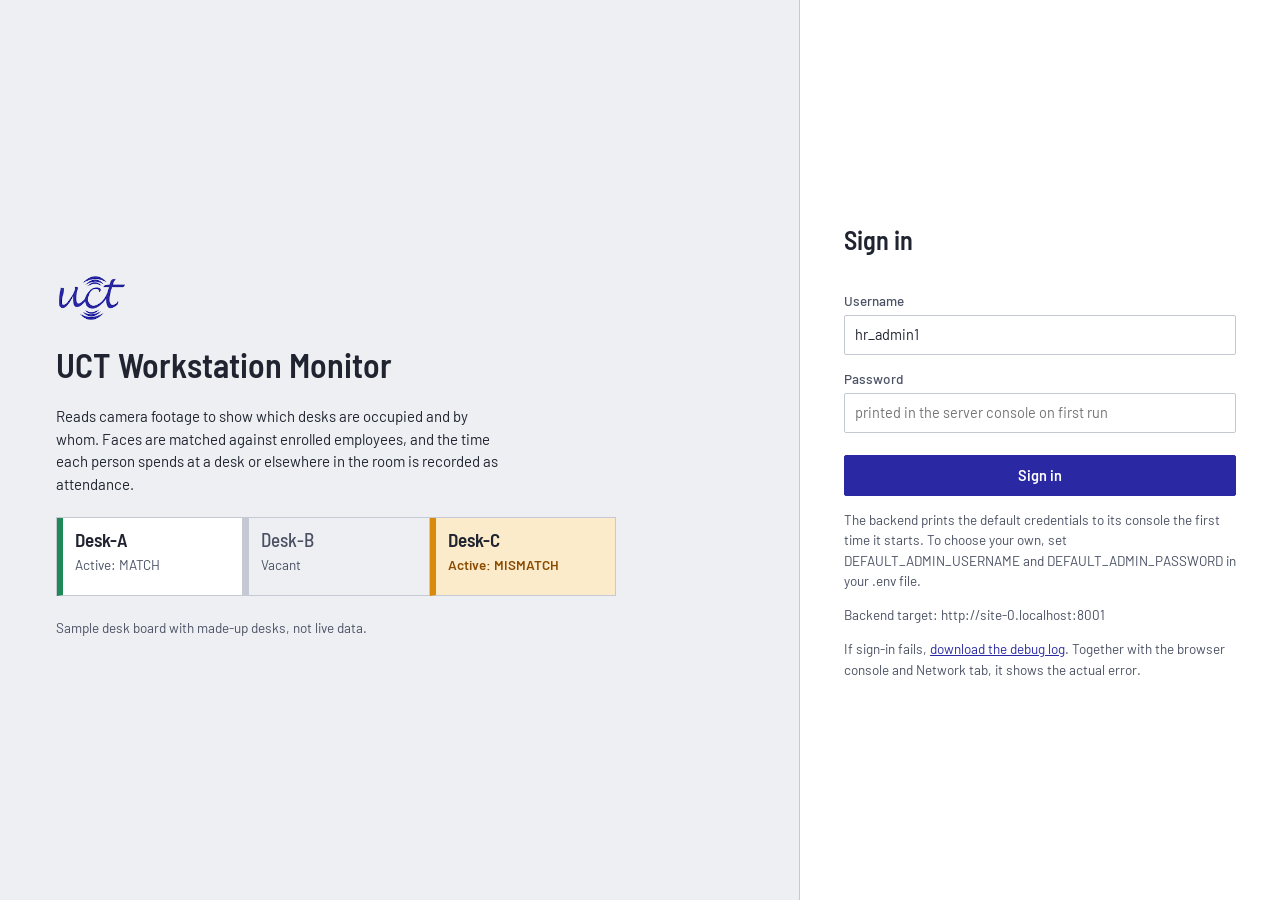
<file: frontend/login.html>
<!DOCTYPE html>
<html lang="en">
<head>
<meta charset="UTF-8">
<meta name="viewport" content="width=device-width, initial-scale=1.0">
<meta name="robots" content="noindex">
<title>Sign in - UCT Workstation Monitor</title>
<link rel="icon" href="assets/logo.png">
<link rel="preload" href="fonts/barlow-latin-400-normal.woff2" as="font" type="font/woff2" crossorigin>
<link rel="stylesheet" href="css/base.css">
<link rel="stylesheet" href="css/login.css">
</head>
<body>

<div id="loginScreen" class="login">
  <section class="login-intro" aria-labelledby="introTitle">
    <img src="assets/logo.png" alt="UCT" onerror="this.style.display='none'">
    <h1 id="introTitle">UCT Workstation Monitor</h1>
    <p>Reads camera footage to show which desks are occupied and by whom. Faces are matched against enrolled employees, and the time each person spends at a desk or elsewhere in the room is recorded as attendance.</p>
    <div class="status-grid" aria-label="Sample desk board">
      <div class="status-tile MATCH"><div class="tile-name">Desk-A</div><div class="tile-sub">Active: MATCH</div></div>
      <div class="status-tile VACANT"><div class="tile-name">Desk-B</div><div class="tile-sub">Vacant</div></div>
      <div class="status-tile MISMATCH"><div class="tile-name">Desk-C</div><div class="tile-sub">Active: MISMATCH</div></div>
    </div>
    <p class="sample-caption">Sample desk board with made-up desks, not live data.</p>
  </section>

  <section class="login-form" aria-labelledby="signInTitle">
    <h2 id="signInTitle">Sign in</h2>
    <div id="loginMsg" aria-live="polite"></div>
    <form onsubmit="doLogin(); return false;">
      <label for="loginUsername">Username</label>
      <input id="loginUsername" value="hr_admin1" autocomplete="username">
      <label for="loginPassword">Password</label>
      <input id="loginPassword" type="password" placeholder="printed in the server console on first run" autocomplete="current-password">
      <button class="primary" type="submit">Sign in</button>
    </form>
    <p class="hint">The backend prints the default credentials to its console the first time it starts. To choose your own, set DEFAULT_ADMIN_USERNAME and DEFAULT_ADMIN_PASSWORD in your .env file.</p>
    <p class="hint" id="loginApiTarget">Backend target: resolving…</p>
    <p class="hint">If sign-in fails, <a href="#" onclick="downloadAppLog(); return false;">download the debug log</a>. Together with the browser console and Network tab, it shows the actual error.</p>
  </section>
</div>

<script src="js/log.js"></script>
<script src="js/api.js"></script>
<script src="js/login.page.js"></script>
</body>
</html>
</file>
<file: frontend/css/base.css>
/* base.css -- design tokens and shared component styles.
   Loaded on every page (login.html and dashboard.html).

   Design direction: an occupancy board. The subject is desks, rooms and
   time, so the interface reads like a timetable: dense, left-aligned,
   ruled rows, and status shown by more than colour (each status has its
   own shape, see .badge below).

   Corner rule: panels, tables, the board and the preview are square.
   Controls (inputs, buttons, tags, messages) get a 2px radius, no more.
   Nothing here is pill-shaped. */

@font-face{ font-family:"Barlow"; font-weight:400; font-style:normal; font-display:swap;
  src:url("../fonts/barlow-latin-400-normal.woff2") format("woff2"); }
@font-face{ font-family:"Barlow"; font-weight:500; font-style:normal; font-display:swap;
  src:url("../fonts/barlow-latin-500-normal.woff2") format("woff2"); }
@font-face{ font-family:"Barlow"; font-weight:600; font-style:normal; font-display:swap;
  src:url("../fonts/barlow-latin-600-normal.woff2") format("woff2"); }
@font-face{ font-family:"Barlow"; font-weight:700; font-style:normal; font-display:swap;
  src:url("../fonts/barlow-latin-700-normal.woff2") format("woff2"); }
@font-face{ font-family:"Barlow Semi Condensed"; font-weight:500; font-style:normal; font-display:swap;
  src:url("../fonts/barlow-semi-condensed-latin-500-normal.woff2") format("woff2"); }
@font-face{ font-family:"Barlow Semi Condensed"; font-weight:600; font-style:normal; font-display:swap;
  src:url("../fonts/barlow-semi-condensed-latin-600-normal.woff2") format("woff2"); }
@font-face{ font-family:"Barlow Semi Condensed"; font-weight:700; font-style:normal; font-display:swap;
  src:url("../fonts/barlow-semi-condensed-latin-700-normal.woff2") format("woff2"); }

:root{
  /* Ink and paper */
  --ink:#1F2430;          /* body text */
  --ink-2:#4A5163;        /* secondary text, 7.6:1 on white */
  --ground:#EDEFF2;       /* page background, recessed areas */
  --surface:#FFFFFF;
  --rule:#C5C9D3;         /* borders and dividers */
  --rule-soft:#E2E5EB;    /* row separators inside tables */

  /* Brand: taken from the UCT logo. Used only for actions, the active
     section and the "at desk" colour on the timeline. */
  --brand:#2A29A3;
  --brand-strong:#1C1B7C;

  /* Status. Text colours are dark enough for 4.5:1 on their own tint. */
  --match:#17693F;   --match-bar:#1F8A55;   --match-bg:#E1F1E8;
  --mismatch:#8A4B00; --mismatch-bar:#D98A0B; --mismatch-bg:#FCEBCB;
  --unknown:#4A5163; --unknown-bar:#7B8296; --unknown-bg:#E6E8EE;
  --error:#A82219;   --error-bg:#FBE7E4;

  /* Timeline: time in the room but away from a desk */
  --room:#C58A1A;

  --font-body:"Barlow", "Segoe UI", system-ui, sans-serif;
  --font-board:"Barlow Semi Condensed", "Barlow", "Segoe UI", system-ui, sans-serif;

  /* "No data recorded" is drawn as hatching, not as an empty fill. */
  --hatch:repeating-linear-gradient(135deg, transparent 0 4px, var(--rule) 4px 5px);
}

*, *::before, *::after{ box-sizing:border-box; }
html{ -webkit-text-size-adjust:100%; }
body{
  margin:0; font-family:var(--font-body); font-size:15px; line-height:1.5;
  background:var(--ground); color:var(--ink);
}
h1, h2, h3{ font-family:var(--font-board); font-weight:600; color:var(--ink); margin:0; }
a{ color:var(--brand); }
a:hover{ color:var(--brand-strong); }
code{
  font-family:ui-monospace, "Cascadia Mono", Consolas, monospace; font-size:0.88em;
  background:var(--ground); padding:1px 5px; border-radius:2px;
}

:focus-visible{ outline:2px solid var(--brand); outline-offset:2px; }

/* ---- Panels ------------------------------------------------------------
   A panel is a heavy rule, a heading and its content -- not a box. Boxes
   are kept for things that are genuinely contained (the notice below). */
.card{ margin:0 0 36px; padding:12px 0 0; border-top:2px solid var(--ink); }
.card > * + *{ margin-top:12px; }
.card h2{ font-size:21px; line-height:1.2; }
.card h3{ font-size:16px; margin-top:22px; }
.card > h2 + .hint{ margin-top:6px; }
.notice{ background:var(--mismatch-bg); border-left:4px solid var(--mismatch-bar); padding:12px 16px; }
.notice > * + *{ margin-top:8px; }

/* ---- Forms ------------------------------------------------------------- */
.row{ display:flex; gap:14px; flex-wrap:wrap; }
.row > div{ flex:1; min-width:160px; }
.row.narrow{ max-width:230px; }
label{ display:block; font-size:13.5px; color:var(--ink-2); margin-bottom:4px; font-weight:500; }
input, select{
  width:100%; padding:8px 10px; border:1px solid var(--rule); border-radius:2px;
  font:inherit; font-size:14.5px; color:var(--ink); background:var(--surface);
}
input:hover, select:hover{ border-color:var(--ink-2); }
input:focus-visible, select:focus-visible{ outline:2px solid var(--brand); outline-offset:0; border-color:var(--brand); }
input:disabled{ background:var(--ground); color:var(--ink-2); cursor:not-allowed; }
input[type=file]{ padding:6px 8px; }
.card > label{ margin-top:14px; margin-bottom:0; }
.card > label + input, .card > label + select{ margin-top:4px; }

button{ font:inherit; cursor:pointer; }
button.primary, button.secondary{
  font-size:14.5px; font-weight:600; padding:8px 16px; border-radius:2px; line-height:1.3;
  transition:background-color .12s, color .12s;
}
button.primary{ background:var(--brand); color:#fff; border:1px solid var(--brand); }
button.primary:hover{ background:var(--brand-strong); border-color:var(--brand-strong); }
button.secondary{ background:var(--surface); color:var(--ink); border:1px solid var(--ink-2); }
button.secondary:hover{ background:var(--ink); border-color:var(--ink); color:#fff; }
button.small{ padding:3px 10px; font-size:13px; }
button:disabled{ opacity:.55; cursor:not-allowed; }
.card > button, .notice > button{ margin-top:14px; }
.card > button + button, .notice > button + button{ margin-left:8px; }

/* ---- Tables ------------------------------------------------------------ */
table{ width:100%; border-collapse:collapse; font-size:14.5px; font-variant-numeric:tabular-nums; }
th{
  text-align:left; color:var(--ink-2); font-weight:600; font-size:13.5px;
  border-bottom:2px solid var(--ink); padding:7px 12px 7px 0; white-space:nowrap;
}
td{ padding:9px 12px 9px 0; border-bottom:1px solid var(--rule-soft); vertical-align:top; }
tr[onclick]{ cursor:pointer; }
tr[onclick]:hover td, tr[onclick]:focus-visible td{ background:var(--surface); }
tr[onclick]:focus-visible{ outline:2px solid var(--brand); outline-offset:-2px; }

/* ---- Status tags --------------------------------------------------------
   Every status has its own shape as well as its own colour, so the board
   still reads for people who can't tell green from amber:
   filled circle = match / present, triangle = mismatch, hollow circle =
   unknown, dash = vacant / signed out, square = on break. */
.badge{
  display:inline-block; padding:2px 8px 2px 7px; border-radius:2px;
  font-size:12.5px; font-weight:700; line-height:1.4; white-space:nowrap;
  background:var(--unknown-bg); color:var(--unknown);
}
.badge::before{
  content:""; display:inline-block; width:8px; height:8px; margin-right:6px;
  background:currentColor; vertical-align:middle; position:relative; top:-1px;
}
.badge.MATCH, .badge.PRESENT{ background:var(--match-bg); color:var(--match); }
.badge.MATCH::before, .badge.PRESENT::before{ border-radius:50%; }
.badge.MISMATCH{ background:var(--mismatch-bg); color:var(--mismatch); }
.badge.MISMATCH::before{ clip-path:polygon(50% 0, 100% 100%, 0 100%); }
.badge.ON_BREAK{ background:var(--mismatch-bg); color:var(--mismatch); }
.badge.UNKNOWN::before{ background:transparent; border:2px solid currentColor; border-radius:50%; }
.badge.VACANT::before, .badge.SIGNED_OUT::before{ height:2px; top:-1px; }

.hint{ font-size:13.5px; color:var(--ink-2); line-height:1.5; max-width:72ch; margin:6px 0 0; }
.hint b{ color:var(--ink); font-weight:600; }

/* ---- Messages ---------------------------------------------------------- */
.msg{ padding:9px 14px; border-radius:2px; font-size:14.5px; border-left:4px solid; margin:0 0 12px; }
.msg.ok{ background:var(--match-bg); border-left-color:var(--match-bar); color:#0F4A2B; }
.msg.err{ background:var(--error-bg); border-left-color:var(--error); color:var(--error); }
.error-text{ color:var(--error); font-weight:600; }

/* ---- Desk board -----------------------------------------------------------
   One cell per desk, ruled like a timetable rather than floating as
   cards. Loudness follows urgency: a mismatch is tinted, a vacant desk is
   recessed. The left bar repeats the status in colour; the text inside
   the cell always states it in words. */
.status-grid{
  display:grid; grid-template-columns:repeat(auto-fill, minmax(210px, 1fr));
  border-top:1px solid var(--rule); border-left:1px solid var(--rule);
}
.status-tile{
  background:var(--surface); min-height:78px; padding:11px 14px 11px 12px;
  border-right:1px solid var(--rule); border-bottom:1px solid var(--rule);
  border-left:6px solid var(--unknown-bar); overflow-wrap:anywhere;
}
.status-tile .tile-name{ font-family:var(--font-board); font-weight:600; font-size:19px; line-height:1.2; color:var(--ink); }
.status-tile .tile-sub{ font-size:13.5px; color:var(--ink-2); margin-top:3px; }
.status-tile.MATCH{ border-left-color:var(--match-bar); }
.status-tile.MISMATCH{ border-left-color:var(--mismatch-bar); background:var(--mismatch-bg); }
.status-tile.MISMATCH .tile-sub{ color:var(--mismatch); font-weight:600; }
.status-tile.UNKNOWN{ border-left-color:var(--unknown-bar); }
.status-tile.ON_BREAK{ border-left-color:var(--mismatch-bar); }
.status-tile.VACANT{ background:var(--ground); border-left-color:var(--rule); }
.status-tile.VACANT .tile-name{ color:var(--ink-2); font-weight:500; }

/* ---- Misc controls ----------------------------------------------------- */
pre#zipExample{
  background:var(--ground); border-left:3px solid var(--rule); padding:12px 16px; margin:8px 0;
  font-family:ui-monospace, "Cascadia Mono", Consolas, monospace; font-size:12.5px; line-height:1.6; overflow-x:auto;
}
#roiCanvas{ border:1px dashed var(--ink-2); max-width:100%; cursor:crosshair; display:block; }

.progress-outer{ background:var(--ground); border:1px solid var(--rule); height:20px; overflow:hidden; }
.progress-inner{
  background:var(--brand); height:100%; width:0%; transition:width .2s ease;
  display:flex; align-items:center; justify-content:flex-end;
}
.progress-inner span{ color:#fff; font-size:12px; padding-right:8px; font-weight:700; font-variant-numeric:tabular-nums; }

.event-log{ max-height:280px; overflow-y:auto; border:1px solid var(--rule); background:var(--surface); }
.event-log .line{
  font-size:13.5px; padding:5px 10px; border-bottom:1px solid var(--rule-soft);
  display:flex; justify-content:space-between; gap:8px;
}
.event-log .line:last-child{ border-bottom:none; }

@media (prefers-reduced-motion: reduce){
  *, *::before, *::after{ transition:none !important; animation:none !important; }
}
</file>
<file: frontend/css/dashboard.css>
/* dashboard.css -- dashboard.html only: the shell (top bar + section
   list), the desk board and the day timeline. Tokens live in base.css. */

/* ---- Top bar ------------------------------------------------------------ */
.topbar{
  display:flex; align-items:center; gap:16px; flex-wrap:wrap;
  background:var(--surface); border-bottom:1px solid var(--rule); padding:8px 24px;
}
/* The logo file carries a wide white margin; it is scaled up and pulled
   back with negative margins so only the mark occupies the bar. Multiply
   blending makes the file's white background disappear on any surface. */
.brand-logo{ width:88px; height:88px; margin:-28px -18px; object-fit:contain; mix-blend-mode:multiply; display:block; }
.topbar h1{ font-size:20px; letter-spacing:0.01em; }
.org-field{ display:flex; align-items:center; gap:8px; margin-left:12px; }
.org-field label{ margin:0; white-space:nowrap; }
.org-field input{ width:64px; padding:5px 8px; }
.session{ margin-left:auto; display:flex; flex-direction:column; align-items:flex-end; gap:0; font-size:13px; color:var(--ink-2); line-height:1.4; min-width:0; }
.session span{ overflow-wrap:anywhere; text-align:right; }
.topbar > button{ margin:0; }

/* ---- Shell: section list on the left, work area on the right ------------ */
body{ display:flex; flex-direction:column; min-height:100vh; }
.shell{
  flex:1;
  display:grid; grid-template-columns:208px minmax(0, 1fr); align-items:start;
  /* the list's white column and its right rule run the full page height */
  background:linear-gradient(90deg, var(--surface) 0 208px, var(--rule) 208px 209px, transparent 209px);
}
.side{ position:sticky; top:0; max-height:100vh; overflow-y:auto; padding:8px 0 24px; }
.side .nav-group{ margin:18px 20px 4px; font-size:13px; font-weight:600; color:var(--ink-2); }
.side button{
  display:block; width:100%; text-align:left; background:none; border:none;
  border-left:4px solid transparent; padding:8px 20px 8px 16px;
  font-size:15px; color:var(--ink-2); font-weight:500;
}
.side button:hover{ background:var(--ground); color:var(--ink); }
.side button.active{ color:var(--ink); font-weight:700; border-left-color:var(--brand); background:var(--ground); }
.content{ padding:28px 36px 64px; max-width:1240px; min-width:0; }

/* ---- Notice / preview ---------------------------------------------------- */
.live-preview{
  display:block; max-width:100%; border:1px solid var(--rule); background:var(--ground);
  min-height:180px;
}
/* An <img> with no src yet is deliberately left empty until the first
   frame arrives, so give it a stable footprint rather than a broken-image
   icon. */
.live-preview:not([src]){ min-height:220px; }

/* ---- Day timeline ---------------------------------------------------------
   Blue = at a desk, ochre = in the room away from a desk. Stretches with
   no recorded segment are hatched: hatching means "no data", not "zero". */
.timeline-bar{
  position:relative; height:40px; border:1px solid var(--rule); background:var(--hatch), var(--surface);
  overflow:hidden; margin:12px 0 8px;
}
.timeline-block{ position:absolute; top:0; height:100%; min-width:2px; }
.timeline-desk{ background:var(--brand); }
.timeline-room{ background:var(--room); }
.timeline-legend{ display:flex; gap:20px; flex-wrap:wrap; font-size:13.5px; color:var(--ink-2); margin-bottom:10px; }
.legend-item{ display:flex; align-items:center; gap:7px; }
.legend-swatch{ display:inline-block; width:14px; height:14px; }
.legend-swatch.timeline-gap{ background:var(--hatch), var(--surface); border:1px solid var(--rule); }

/* ---- Narrow screens ---------------------------------------------------------
   The section list becomes a scrolling strip under the top bar; group
   headings drop out and the active section is marked underneath. */
@media (max-width: 860px){
  .topbar{ padding:8px 14px; gap:10px; }
  .topbar h1{ font-size:18px; }
  .topbar h1{ flex:1 1 0; min-width:0; font-size:17px; line-height:1.15; }
  .topbar > button{ order:2; }
  .org-field{ margin-left:0; order:3; flex:1 1 100%; }
  .session{ margin-left:0; align-items:flex-start; order:4; flex:1 1 100%; }
  .session span{ text-align:left; }
  .shell{ display:block; background:none; }
  .side{
    position:static; max-height:none; padding:0; display:flex; overflow-x:auto;
    background:var(--surface); border-bottom:1px solid var(--rule);
  }
  .side .nav-group{ display:none; }
  .side button{
    width:auto; flex:0 0 auto; white-space:nowrap; padding:12px 14px;
    border-left:none; border-bottom:4px solid transparent;
  }
  .side button.active{ border-left-color:transparent; border-bottom-color:var(--brand); }
  .content{ padding:20px 14px 48px; }
  .card table{ display:block; overflow-x:auto; white-space:nowrap; }
  .status-grid{ grid-template-columns:repeat(auto-fill, minmax(150px, 1fr)); }
}
</file>
<file: frontend/css/login.css>
/* login.css -- login.html only. Two columns: what this system does (with a
   sample of the desk board it produces) and the sign-in form. */

.login{ min-height:100vh; display:grid; grid-template-columns:minmax(0, 1.15fr) minmax(320px, 480px); }
.login-intro{
  background:var(--ground); border-right:1px solid var(--rule);
  padding:56px 56px 40px; display:flex; flex-direction:column; justify-content:center; gap:22px;
}
.login-intro img{ width:132px; height:132px; margin:-46px -30px -40px; object-fit:contain; mix-blend-mode:multiply; align-self:flex-start; }
.login-intro h1{ font-size:34px; line-height:1.1; }
.login-intro p{ max-width:56ch; margin:0; }
.sample-caption{ font-size:13.5px; color:var(--ink-2); margin-top:-12px; }
.login-intro .status-grid{ max-width:560px; grid-template-columns:repeat(3, 1fr); }

.login-form{ background:var(--surface); padding:56px 44px; display:flex; flex-direction:column; justify-content:center; }
.login-form h2{ font-size:26px; margin-bottom:18px; }
.login-form label{ margin-top:14px; }
.login-form button.primary{ width:100%; margin-top:22px; padding:10px 16px; }
.login-form .hint{ margin-top:14px; }
.login-form #loginApiTarget{ word-break:break-all; }

@media (max-width: 860px){
  .login{ display:block; }
  .login-intro{ padding:28px 20px; gap:14px; border-right:none; border-bottom:1px solid var(--rule); }
  .login-intro h1{ font-size:26px; }
  .login-intro .status-grid{ grid-template-columns:repeat(auto-fill, minmax(130px, 1fr)); }
  .login-form{ padding:28px 20px 40px; }
}
</file>
